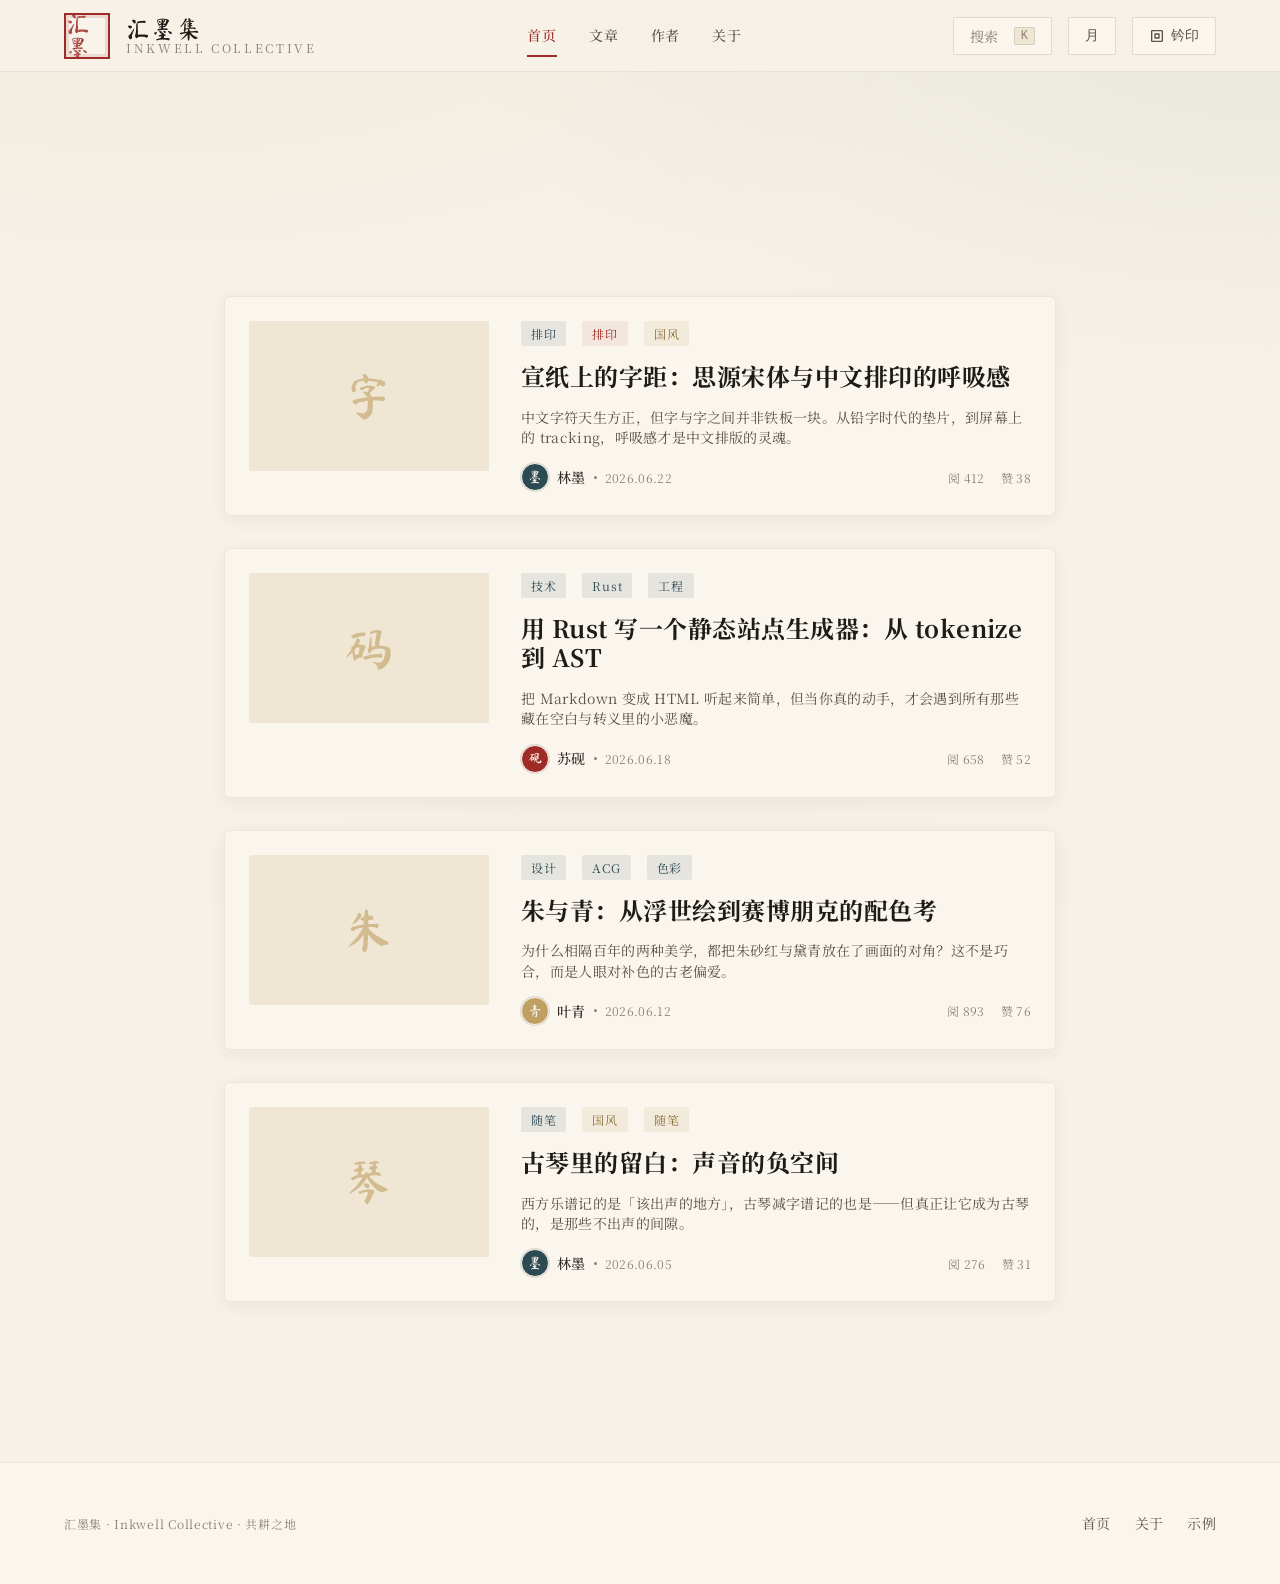
<file: index.html>
<!DOCTYPE html>
<html lang="zh-CN">
<head>
  <meta charset="UTF-8">
  <meta name="viewport" content="width=device-width, initial-scale=1">
  <title>汇墨集 · 多人共耕博客</title>
  <meta name="description" content="一隅墨客的共耕之地。古意与新声，皆落于此。">
  <link rel="icon" href="data:image/svg+xml,%3Csvg xmlns='http://www.w3.org/2000/svg' viewBox='0 0 64 64'%3E%3Crect width='64' height='64' fill='%239e2b25'/%3E%3Crect x='4' y='4' width='56' height='56' fill='none' stroke='%23f7f2e9' stroke-width='3'/%3E%3Ctext x='32' y='45' font-family='serif' font-size='40' fill='%23f7f2e9' text-anchor='middle'%3E%E5%A2%A8%3C/text%3E%3C/svg%3E">
  <link rel="stylesheet" href="assets/css/style.css">
</head>
<body data-page="home">
  <noscript><style>.reveal{opacity:1 !important;transform:none !important}</style></noscript>
  <header class="nav" id="nav"></header>
  <section class="hero" id="hero"></section>
  <main class="container">
    <section class="section" id="feed-wrap">
      <div id="filters"></div>
      <div id="feed"></div>
    </section>
  </main>
  <footer class="footer">
    <div class="footer__inner">
      <span class="footer__copy">汇墨集 · Inkwell Collective · 共耕之地</span>
      <div class="footer__links">
        <a class="footer__link" href="index.html">首页</a>
        <a class="footer__link" href="about.html">关于</a>
        <a class="footer__link" href="article.html?id=type-spacing">示例</a>
      </div>
    </div>
  </footer>
  <script src="assets/js/data.js"></script>
  <script src="assets/js/app.js"></script>
  <script src="assets/js/auth.js"></script>
</body>
</html>
</file>
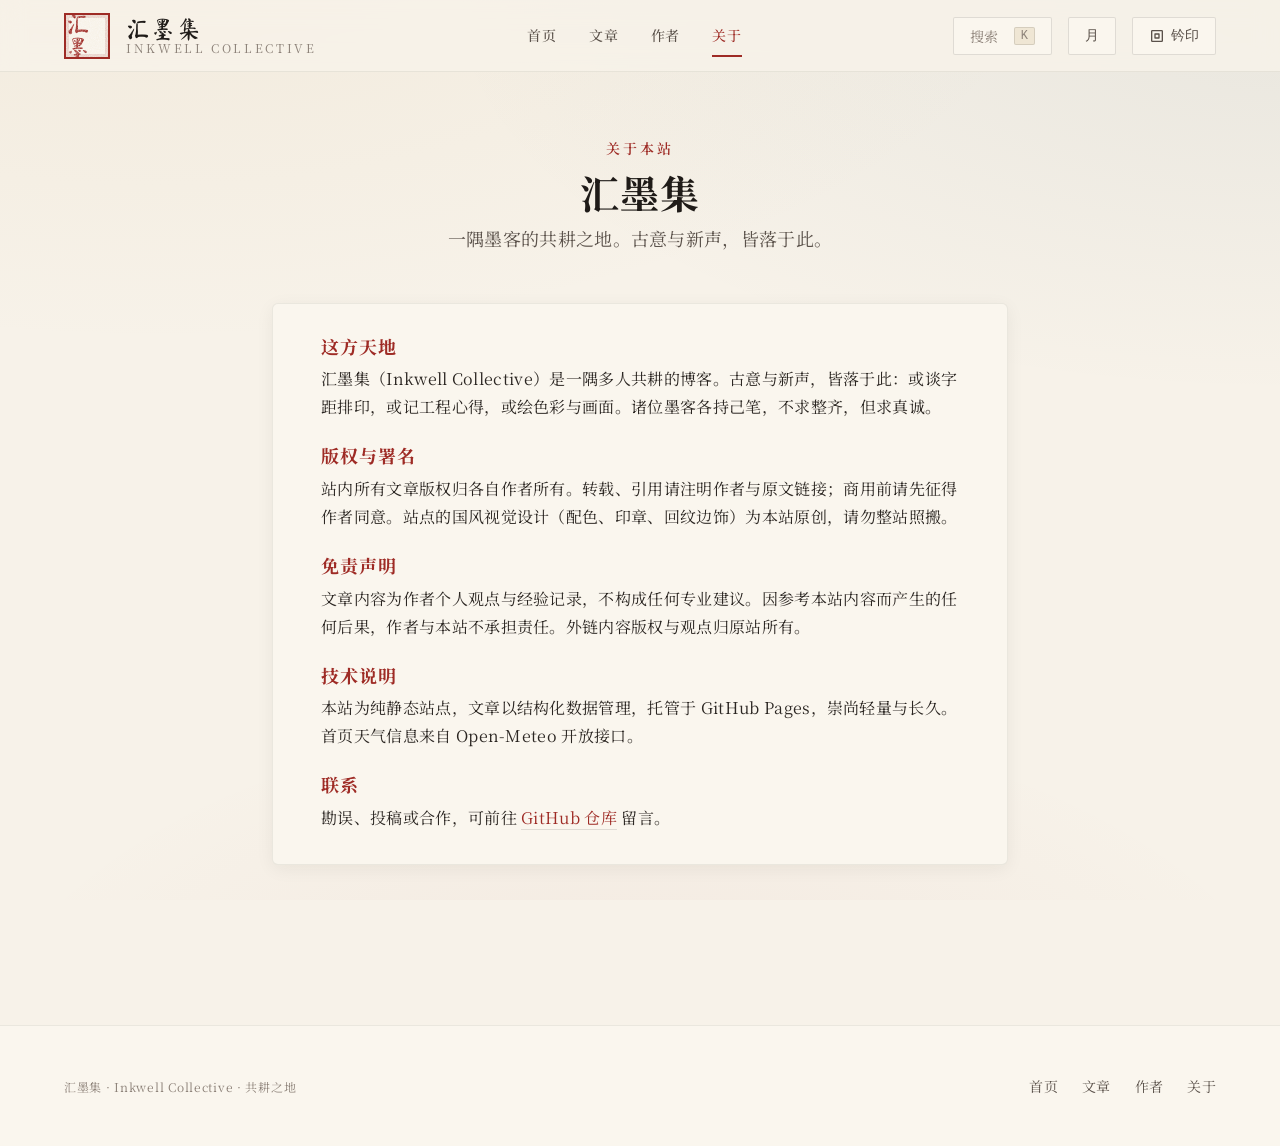
<file: about.html>
<!DOCTYPE html>
<html lang="zh-CN">
<head>
  <meta charset="UTF-8">
  <meta name="viewport" content="width=device-width, initial-scale=1">
  <title>关于 · 汇墨集</title>
  <link rel="icon" href="data:image/svg+xml,%3Csvg xmlns='http://www.w3.org/2000/svg' viewBox='0 0 64 64'%3E%3Crect width='64' height='64' fill='%239e2b25'/%3E%3Crect x='4' y='4' width='56' height='56' fill='none' stroke='%23f7f2e9' stroke-width='3'/%3E%3Ctext x='32' y='45' font-family='serif' font-size='40' fill='%23f7f2e9' text-anchor='middle'%3E%E5%A2%A8%3C/text%3E%3C/svg%3E">
  <link rel="stylesheet" href="assets/css/style.css">
</head>
<body data-page="about">
  <header class="nav" id="nav"></header>
  <main class="container">
    <section class="section" id="about" style="padding-top: calc(var(--nav-h) + var(--sp-6));"></section>
  </main>
  <footer class="footer">
    <div class="footer__inner">
      <span class="footer__copy">汇墨集 · Inkwell Collective · 共耕之地</span>
      <div class="footer__links">
        <a class="footer__link" href="index.html">首页</a>
        <a class="footer__link" href="archive.html">文章</a>
        <a class="footer__link" href="author.html">作者</a>
        <a class="footer__link" href="about.html">关于</a>
      </div>
    </div>
  </footer>
  <script src="assets/js/data.js"></script>
  <script src="assets/js/app.js"></script>
  <script src="assets/js/auth.js"></script>
</body>
</html>
</file>
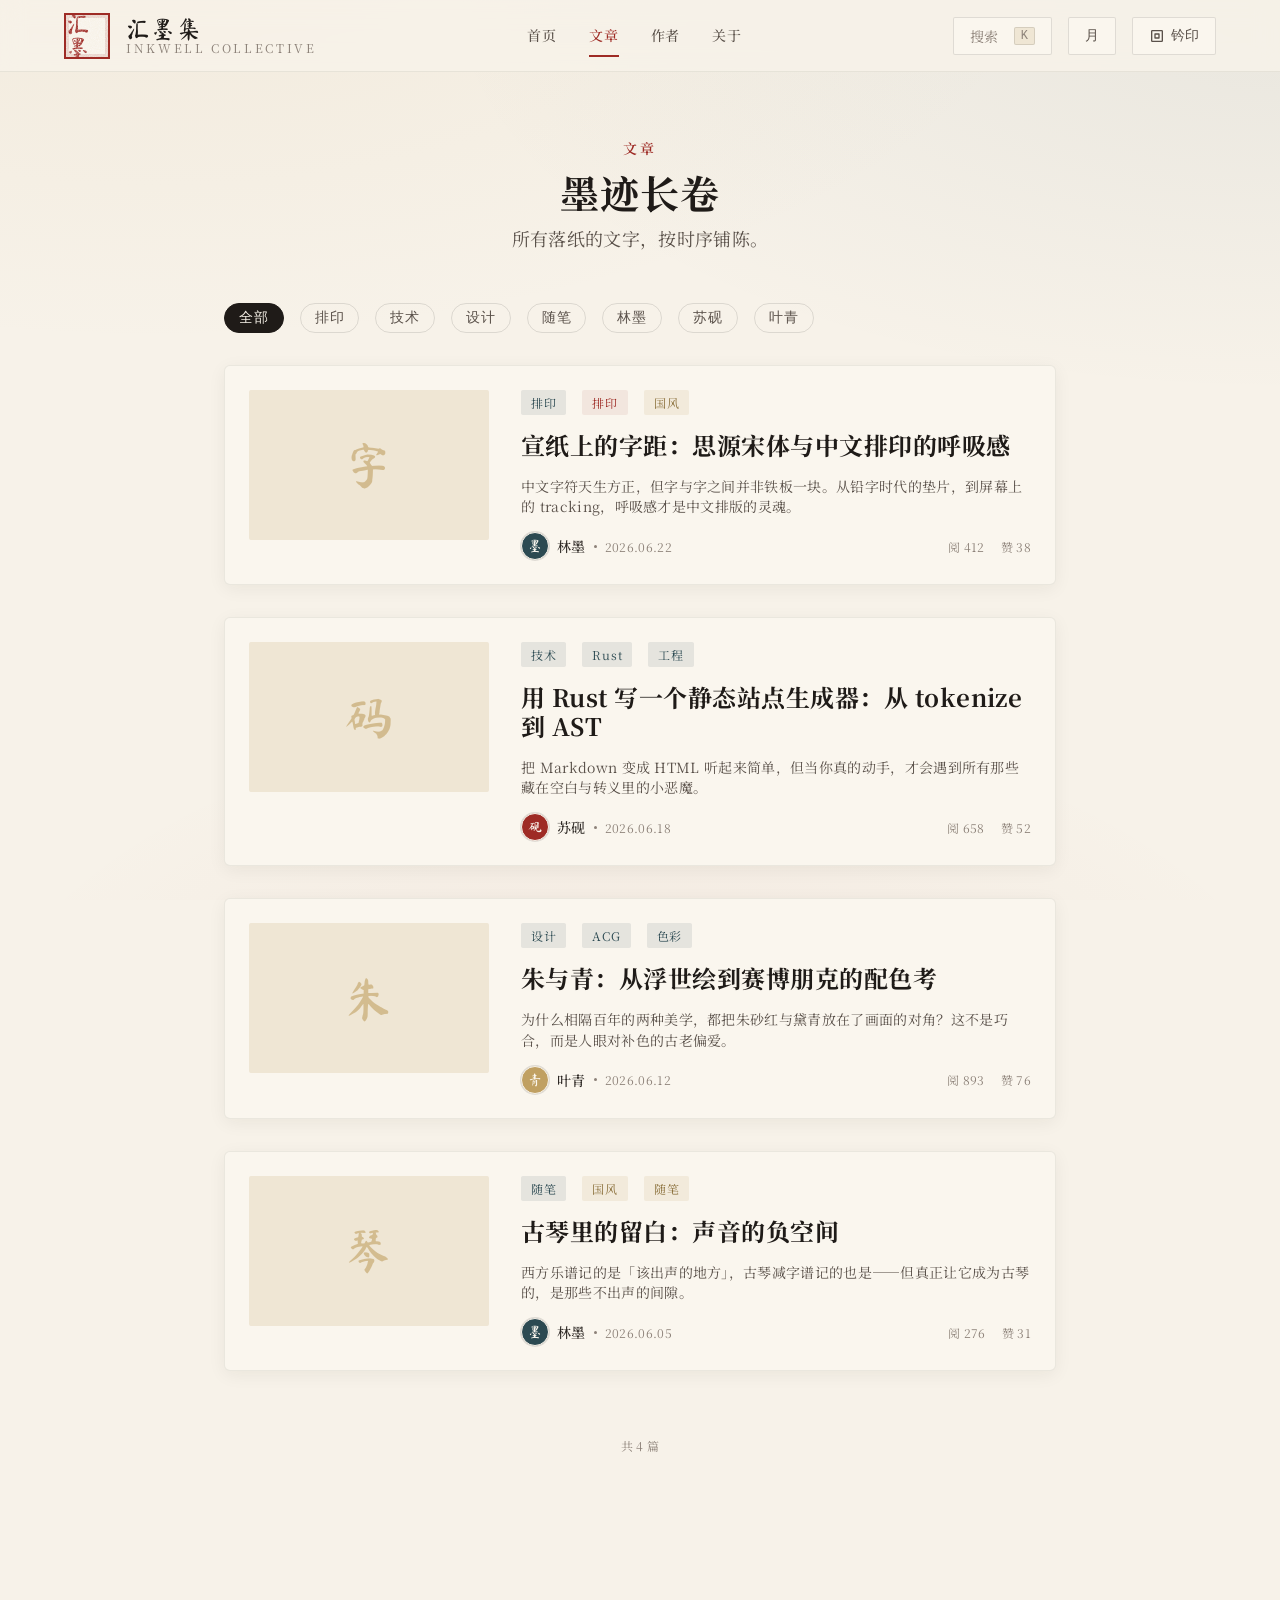
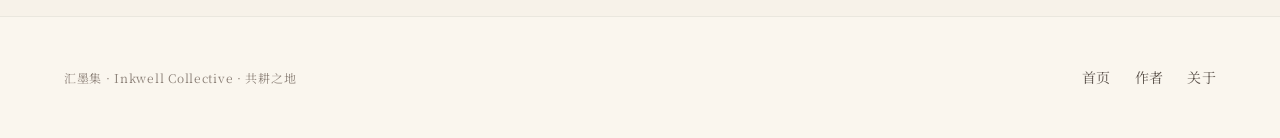
<file: archive.html>
<!DOCTYPE html>
<html lang="zh-CN">
<head>
  <meta charset="UTF-8">
  <meta name="viewport" content="width=device-width, initial-scale=1">
  <title>文章 · 汇墨集</title>
  <meta name="description" content="汇墨集全部文章，按时序铺陈。">
  <link rel="icon" href="data:image/svg+xml,%3Csvg xmlns='http://www.w3.org/2000/svg' viewBox='0 0 64 64'%3E%3Crect width='64' height='64' fill='%239e2b25'/%3E%3Crect x='4' y='4' width='56' height='56' fill='none' stroke='%23f7f2e9' stroke-width='3'/%3E%3Ctext x='32' y='45' font-family='serif' font-size='40' fill='%23f7f2e9' text-anchor='middle'%3E%E5%A2%A8%3C/text%3E%3C/svg%3E">
  <link rel="stylesheet" href="assets/css/style.css">
</head>
<body data-page="archive">
  <noscript><style>.reveal{opacity:1 !important;transform:none !important}</style></noscript>
  <header class="nav" id="nav"></header>
  <main class="container">
    <section class="section" id="archive" style="padding-top: calc(var(--nav-h) + var(--sp-6));">
      <div class="sec-head">
        <p class="sec-head__eyebrow">文章</p>
        <h2 class="sec-head__title">墨迹长卷</h2>
        <p class="sec-head__sub">所有落纸的文字，按时序铺陈。</p>
      </div>
      <div id="filters"></div>
      <div id="feed-archive"></div>
      <nav class="pager" id="pager" aria-label="文章分页"></nav>
    </section>
  </main>
  <footer class="footer">
    <div class="footer__inner">
      <span class="footer__copy">汇墨集 · Inkwell Collective · 共耕之地</span>
      <div class="footer__links">
        <a class="footer__link" href="index.html">首页</a>
        <a class="footer__link" href="author.html">作者</a>
        <a class="footer__link" href="about.html">关于</a>
      </div>
    </div>
  </footer>
  <script src="assets/js/data.js"></script>
  <script src="assets/js/app.js"></script>
  <script src="assets/js/auth.js"></script>
</body>
</html>
</file>
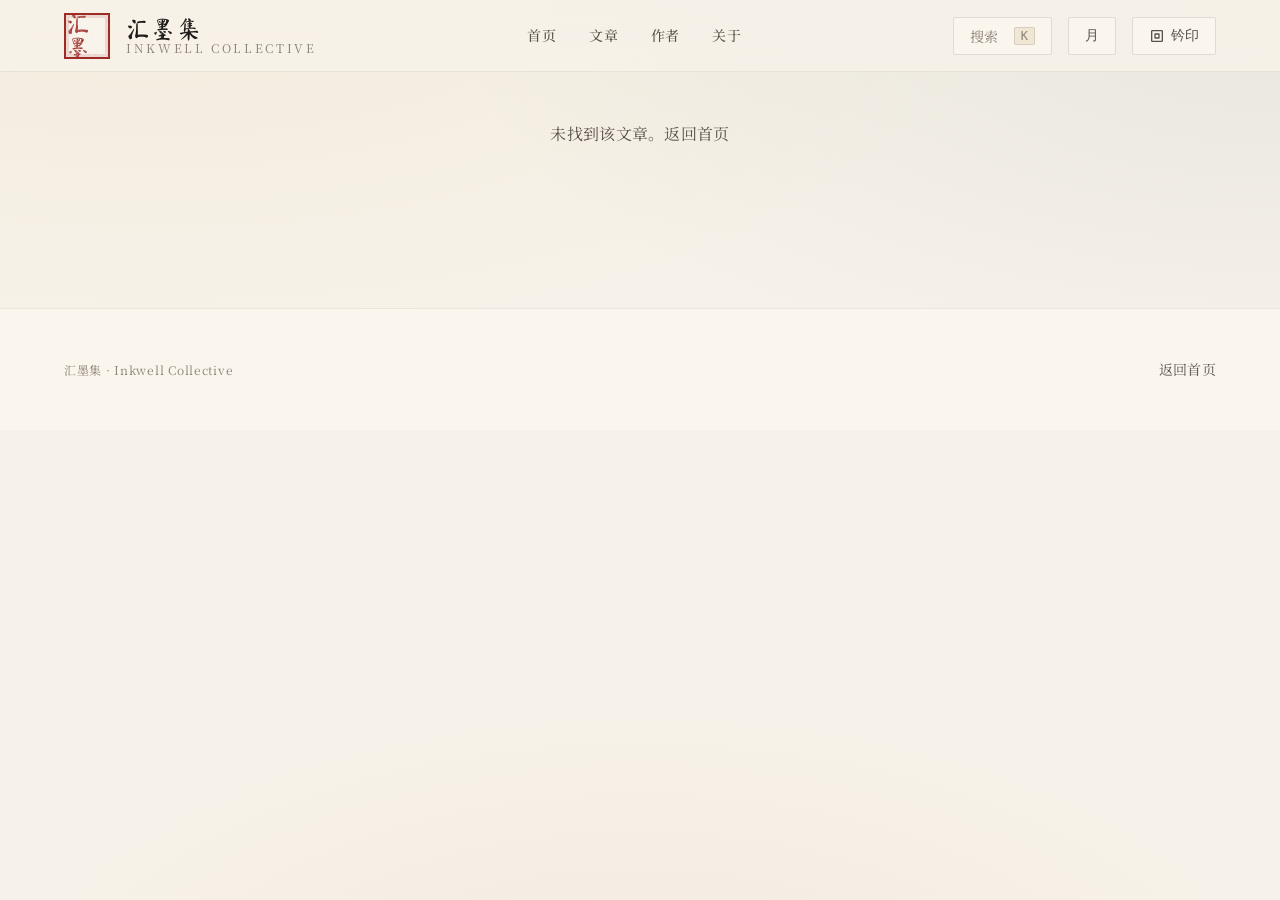
<file: article.html>
<!DOCTYPE html>
<html lang="zh-CN">
<head>
  <meta charset="UTF-8">
  <meta name="viewport" content="width=device-width, initial-scale=1">
  <title>文章 · 汇墨集</title>
  <link rel="icon" href="data:image/svg+xml,%3Csvg xmlns='http://www.w3.org/2000/svg' viewBox='0 0 64 64'%3E%3Crect width='64' height='64' fill='%239e2b25'/%3E%3Crect x='4' y='4' width='56' height='56' fill='none' stroke='%23f7f2e9' stroke-width='3'/%3E%3Ctext x='32' y='45' font-family='serif' font-size='40' fill='%23f7f2e9' text-anchor='middle'%3E%E5%A2%A8%3C/text%3E%3C/svg%3E">
  <link rel="stylesheet" href="assets/css/style.css">
</head>
<body data-page="article">
  <header class="nav" id="nav"></header>
  <main class="container">
    <article class="article" id="article"></article>
  </main>
  <footer class="footer">
    <div class="footer__inner">
      <span class="footer__copy">汇墨集 · Inkwell Collective</span>
      <div class="footer__links">
        <a class="footer__link" href="index.html">返回首页</a>
      </div>
    </div>
  </footer>
  <script src="assets/js/data.js"></script>
  <script src="assets/js/app.js"></script>
  <script src="assets/js/auth.js"></script>
</body>
</html>
</file>
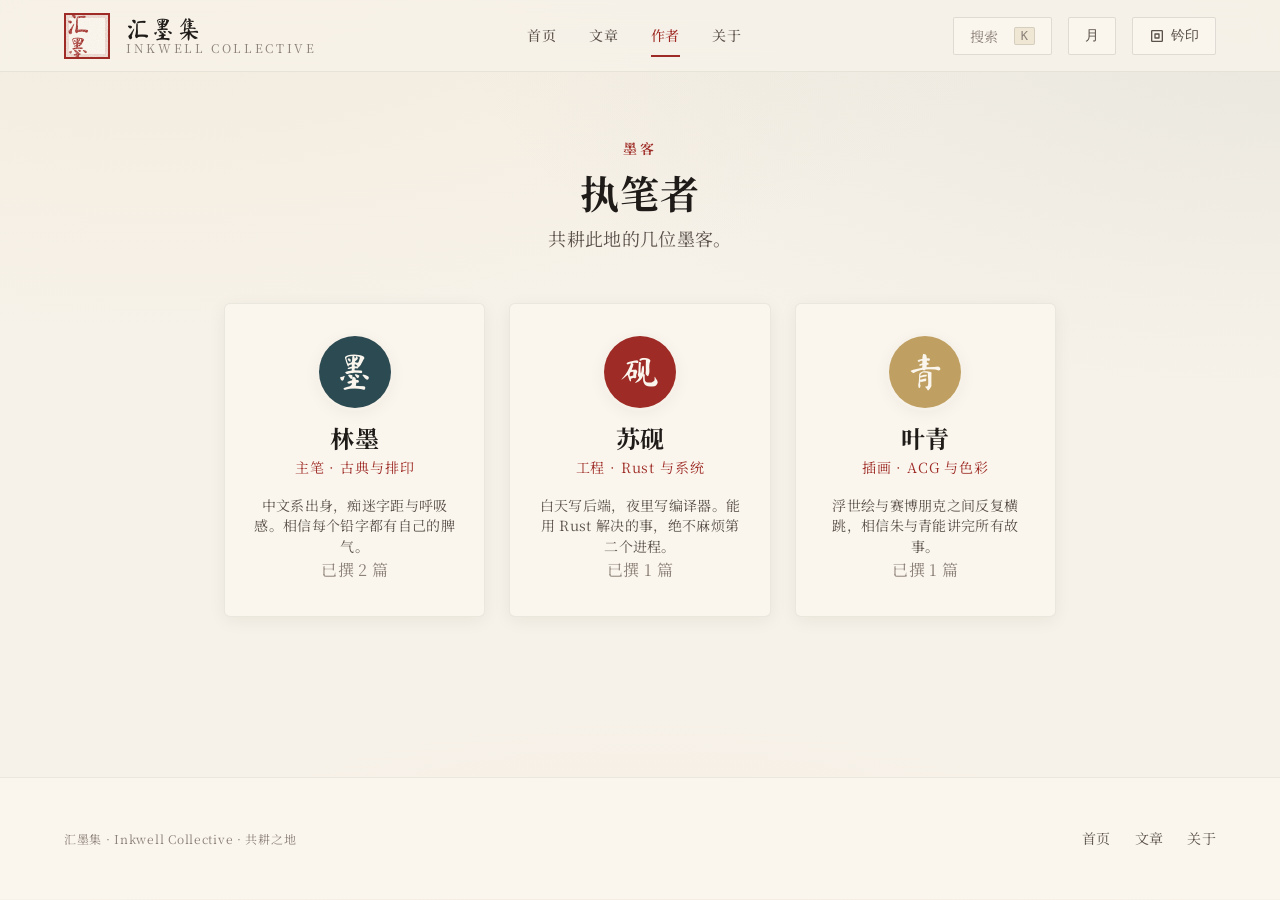
<file: author.html>
<!DOCTYPE html>
<html lang="zh-CN">
<head>
  <meta charset="UTF-8">
  <meta name="viewport" content="width=device-width, initial-scale=1">
  <title>墨客 · 汇墨集</title>
  <meta name="description" content="共耕汇墨集的几位墨客。">
  <link rel="icon" href="data:image/svg+xml,%3Csvg xmlns='http://www.w3.org/2000/svg' viewBox='0 0 64 64'%3E%3Crect width='64' height='64' fill='%239e2b25'/%3E%3Crect x='4' y='4' width='56' height='56' fill='none' stroke='%23f7f2e9' stroke-width='3'/%3E%3Ctext x='32' y='45' font-family='serif' font-size='40' fill='%23f7f2e9' text-anchor='middle'%3E%E5%A2%A8%3C/text%3E%3C/svg%3E">
  <link rel="stylesheet" href="assets/css/style.css">
</head>
<body data-page="authors">
  <noscript><style>.reveal{opacity:1 !important;transform:none !important}</style></noscript>
  <header class="nav" id="nav"></header>
  <main class="container">
    <section class="section" id="authors" style="padding-top: calc(var(--nav-h) + var(--sp-6));">
      <div class="sec-head">
        <p class="sec-head__eyebrow">墨客</p>
        <h2 class="sec-head__title">执笔者</h2>
        <p class="sec-head__sub">共耕此地的几位墨客。</p>
      </div>
      <div id="authors-list"></div>
    </section>
  </main>
  <footer class="footer">
    <div class="footer__inner">
      <span class="footer__copy">汇墨集 · Inkwell Collective · 共耕之地</span>
      <div class="footer__links">
        <a class="footer__link" href="index.html">首页</a>
        <a class="footer__link" href="archive.html">文章</a>
        <a class="footer__link" href="about.html">关于</a>
      </div>
    </div>
  </footer>
  <script src="assets/js/data.js"></script>
  <script src="assets/js/app.js"></script>
  <script src="assets/js/auth.js"></script>
</body>
</html>
</file>
<file: assets/css/style.css>
@import url('https://fonts.googleapis.com/css2?family=Noto+Serif+SC:wght@300;400;500;600;700;900&family=Ma+Shan+Zheng&display=swap');

:root {
  --font-serif: "Noto Serif SC", "Songti SC", "STSong", "SimSun", serif;
  --font-script: "Ma Shan Zheng", "Noto Serif SC", serif;

  --fs-xs: 0.75rem;
  --fs-sm: 0.875rem;
  --fs-base: 1rem;
  --fs-md: 1.125rem;
  --fs-lg: 1.5rem;
  --fs-xl: 1.953rem;
  --fs-2xl: 2.441rem;
  --fs-3xl: 3.052rem;
  --fs-hero: clamp(2.6rem, 7vw, 5rem);

  --fw-light: 300;
  --fw-regular: 400;
  --fw-medium: 500;
  --fw-semibold: 600;
  --fw-bold: 700;
  --fw-black: 900;

  --lh-tight: 1.2;
  --lh-snug: 1.45;
  --lh-normal: 1.75;
  --lh-loose: 2;
  --ls-tight: 0.02em;
  --ls-normal: 0.06em;
  --ls-wide: 0.22em;
  --ls-xwide: 0.5em;

  --paper: #f7f2e9;
  --paper-2: #faf6ee;
  --paper-3: #efe6d4;
  --ink: #1f1b18;
  --ink-2: #2b2622;
  --ink-soft: #5a514a;
  --ink-faint: #8c8178;
  --cinnabar: #9e2b25;
  --cinnabar-d: #7d1f1b;
  --cinnabar-l: #c0453c;
  --daiqing: #2c4a52;
  --daiqing-l: #3d646e;
  --gold: #c0a062;
  --gold-l: #d4b87e;
  --line: rgba(31,27,24,0.12);
  --line-soft: rgba(31,27,24,0.07);

  --sp-1: 0.5rem;
  --sp-2: 1rem;
  --sp-3: 1.5rem;
  --sp-4: 2rem;
  --sp-5: 3rem;
  --sp-6: 4rem;
  --sp-7: 6rem;

  --radius: 2px;
  --radius-lg: 6px;
  --shadow-sm: 0 4px 18px rgba(31,27,24,0.06);
  --shadow-md: 0 12px 40px rgba(31,27,24,0.10);
  --shadow-lg: 0 24px 70px rgba(31,27,24,0.14);
  --maxw: 880px;
  --maxw-wide: 1200px;
  --nav-h: 72px;
  --ease: cubic-bezier(0.22, 0.61, 0.36, 1);
}

*, *::before, *::after { box-sizing: border-box; }
html { scroll-behavior: smooth; }
body {
  margin: 0;
  font-family: var(--font-serif);
  font-weight: var(--fw-regular);
  color: var(--ink);
  line-height: var(--lh-normal);
  letter-spacing: var(--ls-tight);
  background-color: var(--paper);
  background-image:
    radial-gradient(120% 80% at 12% -10%, rgba(192,160,98,0.10), transparent 60%),
    radial-gradient(120% 80% at 100% 0%, rgba(44,74,82,0.07), transparent 55%),
    radial-gradient(90% 70% at 50% 120%, rgba(158,43,37,0.05), transparent 60%);
  background-attachment: fixed;
  -webkit-font-smoothing: antialiased;
}
img { max-width: 100%; display: block; }
a { color: inherit; text-decoration: none; }
h1, h2, h3, h4 { font-weight: var(--fw-bold); line-height: var(--lh-tight); letter-spacing: var(--ls-tight); margin: 0; }
p { margin: 0; }

.container { width: 100%; max-width: var(--maxw); margin-inline: auto; padding-inline: var(--sp-3); }
.container--wide { max-width: var(--maxw-wide); }
.section { padding-block: var(--sp-6); }
.eyebrow { font-size: var(--fs-sm); letter-spacing: var(--ls-wide); text-transform: uppercase; color: var(--cinnabar); font-weight: var(--fw-semibold); }
.subtle { color: var(--ink-soft); }
.faint { color: var(--ink-faint); }
script[type="application/json"] { display: none; }

/* ============ 印章 logo 体系（篆刻方印 + 钤印斑驳质感） ============ */
.seal-logo { display: inline-flex; align-items: center; gap: var(--sp-2); }
.seal-logo__box {
  display: inline-flex; align-items: center; justify-content: center;
  width: 46px; height: 46px; flex: none;
  border: 2px solid var(--cinnabar); color: var(--cinnabar);
  font-family: var(--font-script); font-size: var(--fs-lg); line-height: 1;
  box-shadow: inset 0 0 0 3px rgba(158,43,37,0.16);
  border-radius: 0; position: relative; overflow: hidden;
}
.seal-logo__box::after {
  content: ""; position: absolute; inset: 0; mix-blend-mode: screen; opacity: 0.5; pointer-events: none;
  background-size: 80px 80px;
  background-image: url("data:image/svg+xml,%3Csvg xmlns='http://www.w3.org/2000/svg' width='80' height='80'%3E%3Cfilter id='n'%3E%3CfeTurbulence type='fractalNoise' baseFrequency='0.9' numOctaves='2' stitchTiles='stitch'/%3E%3CfeColorMatrix type='matrix' values='0 0 0 0 1  0 0 0 0 1  0 0 0 0 1  0 0 0 -1.4 1'/%3E%3C/filter%3E%3Crect width='80' height='80' filter='url(%23n)'/%3E%3C/svg%3E");
}
.seal-logo__text { display: flex; flex-direction: column; line-height: 1.05; }
.seal-logo__cn { font-family: var(--font-script); font-size: var(--fs-lg); color: var(--ink); letter-spacing: var(--ls-normal); }
.seal-logo__en { font-size: var(--fs-xs); letter-spacing: var(--ls-wide); color: var(--ink-faint); text-transform: uppercase; }

/* ============ 滚动渐入 reveal ============ */
.reveal { opacity: 0; transform: translateY(34px); transition: opacity 0.9s var(--ease), transform 0.9s var(--ease); }
.reveal.is-visible { opacity: 1; transform: none; }
.reveal[data-delay="1"] { transition-delay: 0.08s; }
.reveal[data-delay="2"] { transition-delay: 0.16s; }
.reveal[data-delay="3"] { transition-delay: 0.24s; }
.reveal[data-delay="4"] { transition-delay: 0.32s; }
@media (prefers-reduced-motion: reduce) {
  .reveal { opacity: 1 !important; transform: none !important; transition: none !important; }
}

/* ============ 按钮 ============ */
.btn {
  display: inline-flex; align-items: center; gap: var(--sp-1);
  padding: 0.7rem 1.6rem;
  font-family: var(--font-serif); font-size: var(--fs-sm);
  font-weight: var(--fw-semibold); letter-spacing: var(--ls-normal);
  border: 1.5px solid var(--ink); border-radius: var(--radius);
  background: transparent; color: var(--ink);
  cursor: pointer; transition: background 0.3s var(--ease), color 0.3s var(--ease), border-color 0.3s var(--ease);
}
.btn:hover { background: var(--ink); color: var(--paper); }
.btn--primary { background: var(--cinnabar); border-color: var(--cinnabar); color: var(--paper-2); }
.btn--primary:hover { background: var(--cinnabar-d); border-color: var(--cinnabar-d); }
.btn--ghost { border-color: var(--line); color: var(--ink-soft); }
.btn--ghost:hover { background: var(--paper-3); color: var(--ink); border-color: var(--line); }

/* ============ 固定导航栏 ============ */
.nav {
  position: fixed; top: 0; left: 0; right: 0; z-index: 100;
  height: var(--nav-h);
  background: rgba(247,242,233,0.85);
  backdrop-filter: blur(12px); -webkit-backdrop-filter: blur(12px);
  border-bottom: 1px solid var(--line-soft);
  transition: box-shadow 0.3s var(--ease);
}
.nav.is-scrolled { box-shadow: var(--shadow-sm); }
.nav__inner {
  height: 100%; max-width: var(--maxw-wide); margin-inline: auto;
  padding-inline: var(--sp-3);
  display: flex; align-items: center; justify-content: space-between; gap: var(--sp-3);
}
.nav__menu { display: flex; align-items: center; gap: var(--sp-4); }
.nav__link {
  font-size: var(--fs-sm); font-weight: var(--fw-medium); letter-spacing: var(--ls-normal);
  color: var(--ink-soft); cursor: pointer; position: relative; padding-block: 0.3rem;
  transition: color 0.25s var(--ease);
}
.nav__link:hover, .nav__link.is-active { color: var(--cinnabar); }
.nav__link.is-active::after {
  content: ""; position: absolute; left: 0; right: 0; bottom: -4px; height: 2px; background: var(--cinnabar);
}
.nav__actions { display: flex; align-items: center; gap: var(--sp-2); }
.nav__btn {
  display: inline-flex; align-items: center; justify-content: center; gap: var(--sp-1);
  height: 38px; min-width: 38px; padding: 0 var(--sp-2);
  border: 1px solid var(--line); border-radius: var(--radius);
  background: var(--paper-2); color: var(--ink-soft);
  font-size: var(--fs-sm); cursor: pointer;
  transition: border-color 0.25s var(--ease), color 0.25s var(--ease);
}
.nav__btn:hover { border-color: var(--ink-soft); color: var(--ink); }
.nav__btn--search { font-family: var(--font-serif); color: var(--ink-faint); }
.nav__btn--search kbd {
  font-size: var(--fs-xs); padding: 1px 6px; margin-left: var(--sp-1);
  border: 1px solid var(--line); border-radius: var(--radius); background: var(--paper-3);
}
.nav__toggle { display: none; }

/* ============ 回纹分隔条 ============ */
.fret-strip {
  height: 14px; width: 100%;
  background-repeat: repeat-x; background-position: center;
  opacity: 0.5;
  background-image: url("data:image/svg+xml,%3Csvg xmlns='http://www.w3.org/2000/svg' width='44' height='16'%3E%3Cg fill='none' stroke='%23c0a062' stroke-width='1.5'%3E%3Cpath d='M0 8h6V4h6v8h-4V6'/%3E%3Cpath d='M22 8h6V4h6v8h-4V6'/%3E%3C/g%3E%3C/svg%3E");
}

/* ============ hero 首屏 ============ */
.hero {
  padding-top: calc(var(--nav-h) + var(--sp-7));
  padding-bottom: var(--sp-6);
  text-align: center;
}
.hero__eyebrow {
  font-size: var(--fs-sm); letter-spacing: var(--ls-wide); text-transform: uppercase;
  color: var(--cinnabar); font-weight: var(--fw-semibold);
}
.hero__title {
  font-family: var(--font-script);
  font-size: var(--fs-hero); font-weight: var(--fw-regular);
  color: var(--ink); margin-block: var(--sp-2);
  letter-spacing: var(--ls-normal); line-height: var(--lh-tight);
}
.hero__title .dot { color: var(--cinnabar); }
.hero__lead {
  max-width: 36rem; margin-inline: auto;
  font-size: var(--fs-md); color: var(--ink-soft); line-height: var(--lh-normal);
}
.hero__actions { display: flex; gap: var(--sp-2); justify-content: center; margin-top: var(--sp-4); flex-wrap: wrap; }

/* ============ 章节标题 ============ */
.sec-head { text-align: center; margin-bottom: var(--sp-5); }
.sec-head__eyebrow {
  font-size: var(--fs-sm); letter-spacing: var(--ls-wide); text-transform: uppercase;
  color: var(--cinnabar); font-weight: var(--fw-semibold);
}
.sec-head__title { font-size: var(--fs-2xl); margin-block: var(--sp-1); }
.sec-head__sub { color: var(--ink-soft); font-size: var(--fs-md); max-width: 40rem; margin-inline: auto; }

/* ============ 文章卡片 ============ */
.feed { display: flex; flex-direction: column; gap: var(--sp-4); }
.article-card {
  display: grid; grid-template-columns: 240px 1fr; gap: var(--sp-4);
  padding: var(--sp-3);
  background: var(--paper-2);
  border: 1px solid var(--line-soft);
  border-radius: var(--radius-lg);
  box-shadow: var(--shadow-sm);
  transition: box-shadow 0.3s var(--ease), transform 0.3s var(--ease), border-color 0.3s var(--ease);
  cursor: pointer;
}
.article-card:hover { box-shadow: var(--shadow-md); transform: translateY(-3px); border-color: var(--line); }
.article-card__cover {
  aspect-ratio: 16 / 10; border-radius: var(--radius);
  background: var(--paper-3); overflow: hidden;
}
.article-card__cover img { width: 100%; height: 100%; object-fit: cover; transition: transform 0.5s var(--ease); }
.article-card:hover .article-card__cover img { transform: scale(1.04); }
.article-card__cover-ph { width: 100%; height: 100%; display: flex; align-items: center; justify-content: center; font-family: var(--font-script); font-size: var(--fs-3xl); color: var(--gold); opacity: 0.6; }
.article-card__body { display: flex; flex-direction: column; gap: var(--sp-2); min-width: 0; }
.article-card__title { font-size: var(--fs-lg); font-weight: var(--fw-bold); transition: color 0.25s var(--ease); }
.article-card:hover .article-card__title { color: var(--cinnabar); }
.article-card__excerpt {
  font-size: var(--fs-sm); color: var(--ink-soft); line-height: var(--lh-snug);
  display: -webkit-box; -webkit-line-clamp: 3; -webkit-box-orient: vertical; overflow: hidden;
}
.article-card__foot { display: flex; align-items: center; justify-content: space-between; gap: var(--sp-2); margin-top: auto; flex-wrap: wrap; }
.article-card__tags { display: flex; gap: var(--sp-1); flex-wrap: wrap; }

/* ============ 作者徽章 ============ */
.author-badge { display: inline-flex; align-items: center; gap: var(--sp-1); }
.author-badge__avatar {
  width: 28px; height: 28px; border-radius: 50%; flex: none;
  background: var(--daiqing); color: var(--paper-2);
  display: inline-flex; align-items: center; justify-content: center;
  font-family: var(--font-script); font-size: var(--fs-sm);
  border: 1.5px solid var(--paper); box-shadow: 0 0 0 1px var(--line);
}
.author-badge__name { font-size: var(--fs-sm); font-weight: var(--fw-medium); color: var(--ink-2); }
.author-badge__date { font-size: var(--fs-xs); color: var(--ink-faint); }
.dot-sep { width: 3px; height: 3px; border-radius: 50%; background: var(--ink-faint); display: inline-block; }

/* ============ 标签 ============ */
.tag { display: inline-flex; align-items: center; padding: 2px 10px; font-size: var(--fs-xs); letter-spacing: var(--ls-normal); border-radius: var(--radius); background: rgba(158,43,37,0.08); color: var(--cinnabar); cursor: pointer; transition: background 0.25s var(--ease); }
.tag:hover { background: rgba(158,43,37,0.16); }
.tag--teal { background: rgba(44,74,82,0.10); color: var(--daiqing); }
.tag--teal:hover { background: rgba(44,74,82,0.18); }
.tag--gold { background: rgba(192,160,98,0.14); color: #8a6f3a; }

/* ============ 统计 ============ */
.stats { display: flex; align-items: center; gap: var(--sp-2); }
.stats__item { display: inline-flex; align-items: center; gap: 4px; font-size: var(--fs-xs); color: var(--ink-faint); }

/* ============ 筛选器 ============ */
.filters { display: flex; align-items: center; gap: var(--sp-2); flex-wrap: wrap; margin-bottom: var(--sp-4); }
.chip {
  padding: 5px 14px; font-size: var(--fs-sm); letter-spacing: var(--ls-normal);
  border: 1px solid var(--line); border-radius: 999px;
  background: transparent; color: var(--ink-soft); cursor: pointer;
  transition: background 0.25s var(--ease), color 0.25s var(--ease), border-color 0.25s var(--ease);
}
.chip:hover { border-color: var(--ink-soft); color: var(--ink); }
.chip.is-active { background: var(--ink); border-color: var(--ink); color: var(--paper); }

/* ============ 页脚 ============ */
.footer { margin-top: var(--sp-7); padding-block: var(--sp-5); border-top: 1px solid var(--line-soft); background: var(--paper-2); }
.footer__inner { display: flex; align-items: center; justify-content: space-between; gap: var(--sp-3); flex-wrap: wrap; max-width: var(--maxw-wide); margin-inline: auto; padding-inline: var(--sp-3); }
.footer__copy { font-size: var(--fs-xs); color: var(--ink-faint); letter-spacing: var(--ls-normal); }
.footer__links { display: flex; gap: var(--sp-3); }
.footer__link { font-size: var(--fs-sm); color: var(--ink-soft); transition: color 0.25s var(--ease); }
.footer__link:hover { color: var(--cinnabar); }

/* ============ 文章详情 ============ */
.article { padding-top: calc(var(--nav-h) + var(--sp-5)); padding-bottom: var(--sp-6); }
.article__head { text-align: center; margin-bottom: var(--sp-4); }
.article__title { font-size: var(--fs-3xl); margin-block: var(--sp-2); }
.article__sub { color: var(--ink-soft); font-size: var(--fs-md); max-width: 38rem; margin-inline: auto; }
.article__meta { display: flex; align-items: center; justify-content: center; gap: var(--sp-2); margin-top: var(--sp-3); flex-wrap: wrap; }
.article__cover { aspect-ratio: 21 / 9; border-radius: var(--radius-lg); overflow: hidden; margin-block: var(--sp-4); background: var(--paper-3); }
.article__cover img { width: 100%; height: 100%; object-fit: cover; }
.article__prose { font-size: var(--fs-md); line-height: var(--lh-loose); color: var(--ink-2); max-width: 44rem; margin-inline: auto; }
.article__prose > p { margin-bottom: var(--sp-3); }
.article__prose h2 { font-size: var(--fs-xl); margin-block: var(--sp-5) var(--sp-2); }
.article__prose h3 { font-size: var(--fs-lg); margin-block: var(--sp-4) var(--sp-2); }
.article__prose ul, .article__prose ol { margin: 0 0 var(--sp-3) var(--sp-4); }
.article__prose li { margin-bottom: var(--sp-1); }
.article__prose blockquote { border-left: 3px solid var(--cinnabar); padding-left: var(--sp-3); color: var(--ink-soft); font-style: italic; margin: var(--sp-4) 0; }
.article__prose code { background: var(--paper-3); padding: 2px 6px; border-radius: var(--radius); font-size: 0.9em; }
.article__prose pre { background: var(--ink); color: var(--paper-2); padding: var(--sp-3); border-radius: var(--radius-lg); overflow-x: auto; margin-bottom: var(--sp-3); }
.article__prose pre code { background: none; padding: 0; color: inherit; }
.article__prose img { border-radius: var(--radius); margin-block: var(--sp-3); }
.article__prose > p:first-of-type::first-letter {
  font-family: var(--font-script); font-size: 3.4em; float: left; line-height: 0.82; padding-right: 0.08em; padding-top: 0.04em; color: var(--cinnabar);
}
.author-card { display: flex; align-items: center; gap: var(--sp-3); padding: var(--sp-3); margin-top: var(--sp-5); background: var(--paper-2); border: 1px solid var(--line-soft); border-radius: var(--radius-lg); }
.author-card__avatar { width: 56px; height: 56px; border-radius: 50%; flex: none; background: var(--daiqing); color: var(--paper-2); display: inline-flex; align-items: center; justify-content: center; font-family: var(--font-script); font-size: var(--fs-xl); }
.author-card__name { font-size: var(--fs-md); font-weight: var(--fw-semibold); }
.author-card__bio { font-size: var(--fs-sm); color: var(--ink-soft); margin-top: 2px; }

/* ============ 响应式 ============ */
@media (max-width: 1024px) {
  .article-card { grid-template-columns: 180px 1fr; gap: var(--sp-3); }
}
@media (max-width: 760px) {
  .article-card { grid-template-columns: 1fr; }
  .article-card__cover { aspect-ratio: 21 / 9; }
  .nav__menu { display: none; }
  .nav__btn--search kbd { display: none; }
  .nav__toggle { display: inline-flex; }
  .nav__menu.is-open {
    display: flex; flex-direction: column; align-items: flex-start; gap: var(--sp-2);
    position: fixed; top: var(--nav-h); left: 0; right: 0;
    padding: var(--sp-3); background: var(--paper-2);
    border-bottom: 1px solid var(--line); box-shadow: var(--shadow-md);
  }
  .hero__title { font-size: clamp(2.2rem, 12vw, 3.5rem); }
  .footer__inner { flex-direction: column; text-align: center; gap: var(--sp-2); }
  .hero { padding-top: calc(var(--nav-h) + var(--sp-5)); padding-bottom: var(--sp-4); }
  .section { padding-block: var(--sp-5); }
  .article__title { font-size: var(--fs-2xl); }
  .article__sub { font-size: var(--fs-base); }
  .author-grid { grid-template-columns: 1fr; }
  .article-card { padding: var(--sp-2); }
}

/* ============ 暗色主题 ============ */
[data-theme="dark"] {
  --paper: #1a1714; --paper-2: #221e1a; --paper-3: #2c2722;
  --ink: #f0e9dc; --ink-2: #e3dccb; --ink-soft: #b3a896; --ink-faint: #8a7f70;
  --line: rgba(240,233,220,0.14); --line-soft: rgba(240,233,220,0.08);
  --shadow-sm: 0 4px 18px rgba(0,0,0,0.30);
  --shadow-md: 0 12px 40px rgba(0,0,0,0.40);
}
[data-theme="dark"] body {
  background-image:
    radial-gradient(120% 80% at 12% -10%, rgba(192,160,98,0.10), transparent 60%),
    radial-gradient(120% 80% at 100% 0%, rgba(44,74,82,0.16), transparent 55%),
    radial-gradient(90% 70% at 50% 120%, rgba(158,43,37,0.10), transparent 60%);
}
[data-theme="dark"] .nav { background: rgba(26,23,20,0.85); }
[data-theme="dark"] .article__prose pre { background: #0f0d0b; }

/* ============ 工具类 ============ */
.center { text-align: center; }
.muted { color: var(--ink-soft); }
.stack > * + * { margin-top: var(--sp-2); }
.cluster { display: flex; align-items: center; gap: var(--sp-2); flex-wrap: wrap; }
.visually-hidden { position: absolute; width: 1px; height: 1px; overflow: hidden; clip: rect(0,0,0,0); white-space: nowrap; }

/* ============ 关于页：作者卡片网格 ============ */
.author-grid {
  display: grid; grid-template-columns: repeat(auto-fit, minmax(240px, 1fr));
  gap: var(--sp-3);
}
.author-profile {
  text-align: center; padding: var(--sp-4) var(--sp-3);
  background: var(--paper-2); border: 1px solid var(--line-soft);
  border-radius: var(--radius-lg); box-shadow: var(--shadow-sm);
  transition: box-shadow 0.3s var(--ease), transform 0.3s var(--ease);
}
.author-profile:hover { box-shadow: var(--shadow-md); transform: translateY(-3px); }
.author-profile__avatar {
  width: 72px; height: 72px; border-radius: 50%; margin-inline: auto; margin-bottom: var(--sp-2);
  display: inline-flex; align-items: center; justify-content: center;
  font-family: var(--font-script); font-size: var(--fs-2xl); color: var(--paper-2);
  box-shadow: 0 0 0 3px var(--paper), var(--shadow-sm);
}
.author-profile__name { font-size: var(--fs-lg); }
.author-profile__role { font-size: var(--fs-sm); color: var(--cinnabar); letter-spacing: var(--ls-normal); margin-top: 2px; }
.author-profile__bio { font-size: var(--fs-sm); color: var(--ink-soft); line-height: var(--lh-snug); margin-top: var(--sp-2); }

/* ============ 钤印认证：登录按钮 ============ */
.auth-btn { gap: 6px; }
.auth-btn__icon { flex: none; }
.auth-btn--in { padding: 0 10px 0 6px; }
.auth-btn__seal {
  width: 26px; height: 26px; flex: none; border-radius: 3px;
  display: inline-flex; align-items: center; justify-content: center;
  font-family: var(--font-script); font-size: var(--fs-sm); color: var(--paper-2);
  box-shadow: inset 0 0 0 2px rgba(255,255,255,0.18);
}
.auth-btn__name { font-size: var(--fs-sm); font-weight: var(--fw-medium); max-width: 7em; overflow: hidden; text-overflow: ellipsis; white-space: nowrap; }

/* ============ 认证弹窗 ============ */
.auth-modal { position: fixed; inset: 0; z-index: 200; display: none; align-items: center; justify-content: center; padding: var(--sp-3); }
.auth-modal.is-open { display: flex; }
.auth-modal__backdrop { position: absolute; inset: 0; background: rgba(31,27,24,0.45); backdrop-filter: blur(2px); animation: fadein 0.25s var(--ease); }
.auth-modal__card {
  position: relative; z-index: 1; width: 100%; max-width: 420px;
  background: var(--paper-2); border: 1px solid var(--line);
  border-radius: var(--radius-lg); box-shadow: var(--shadow-lg);
  padding: var(--sp-5) var(--sp-4) var(--sp-4);
  animation: popin 0.3s var(--ease);
  max-height: 90vh; overflow-y: auto;
}
.auth-modal__close {
  position: absolute; top: 10px; right: 12px; width: 32px; height: 32px;
  border: none; background: transparent; color: var(--ink-faint);
  font-size: var(--fs-xl); line-height: 1; cursor: pointer; border-radius: var(--radius);
  transition: color 0.2s var(--ease), background 0.2s var(--ease);
}
.auth-modal__close:hover { color: var(--ink); background: var(--paper-3); }
.auth-modal__head { text-align: center; margin-bottom: var(--sp-3); }
.auth-modal__seal {
  display: inline-flex; align-items: center; justify-content: center;
  width: 52px; height: 52px; border: 2px solid var(--cinnabar); color: var(--cinnabar);
  font-size: var(--fs-sm); margin-bottom: var(--sp-2);
  box-shadow: inset 0 0 0 3px rgba(158,43,37,0.16);
}
.auth-modal__head h2 { font-size: var(--fs-xl); }
.auth-modal__sub { font-size: var(--fs-sm); color: var(--ink-soft); margin-top: 4px; }
@keyframes fadein { from { opacity: 0; } to { opacity: 1; } }
@keyframes popin { from { opacity: 0; transform: translateY(16px) scale(0.98); } to { opacity: 1; transform: none; } }

/* ---- 角色 tab ---- */
.auth-tabs { display: grid; grid-template-columns: 1fr 1fr; gap: var(--sp-1); margin-bottom: var(--sp-3); background: var(--paper-3); padding: 4px; border-radius: var(--radius-lg); }
.auth-tab {
  display: flex; flex-direction: column; align-items: center; gap: 1px;
  padding: var(--sp-1); border: none; background: transparent; border-radius: var(--radius);
  cursor: pointer; transition: background 0.25s var(--ease), box-shadow 0.25s var(--ease);
}
.auth-tab.is-active { background: var(--paper-2); box-shadow: var(--shadow-sm); }
.auth-tab__cn { font-family: var(--font-script); font-size: var(--fs-lg); color: var(--ink); }
.auth-tab__desc { font-size: var(--fs-xs); color: var(--ink-faint); letter-spacing: var(--ls-normal); }
.auth-tab.is-active .auth-tab__desc { color: var(--cinnabar); }

/* ---- 表单 ---- */
.auth-panel { display: none; }
.auth-panel.is-active { display: block; animation: fadein 0.3s var(--ease); }
.auth-note { font-size: var(--fs-xs); color: var(--ink-faint); line-height: var(--lh-snug); margin-bottom: var(--sp-3); padding: var(--sp-1) var(--sp-2); background: var(--paper-3); border-radius: var(--radius); border-left: 2px solid var(--gold); }
.field { display: block; margin-bottom: var(--sp-1); }
.field--row { display: flex; align-items: flex-end; gap: var(--sp-1); margin-bottom: 0; }
.field__inline { flex: 1; display: block; }
.field__action { flex: none; height: 42px; margin-bottom: 0; padding: 0 var(--sp-2); white-space: nowrap; }
.field__label { display: block; font-size: var(--fs-xs); color: var(--ink-soft); letter-spacing: var(--ls-normal); margin-bottom: 4px; }
.field input {
  width: 100%; height: 42px; padding: 0 var(--sp-2);
  font-family: var(--font-serif); font-size: var(--fs-base); color: var(--ink);
  background: var(--paper); border: 1px solid var(--line); border-radius: var(--radius);
  transition: border-color 0.25s var(--ease), box-shadow 0.25s var(--ease);
}
.field input:focus { outline: none; border-color: var(--cinnabar); box-shadow: 0 0 0 3px rgba(158,43,37,0.12); }
.field-error { display: block; min-height: 1.1em; font-size: var(--fs-xs); color: var(--cinnabar); margin-bottom: var(--sp-1); }
.verify-hint { font-size: var(--fs-xs); color: var(--ink-soft); line-height: var(--lh-snug); margin: var(--sp-1) 0 var(--sp-2); }
.verify-hint .code-show { display: inline-block; font-family: var(--font-script); font-size: var(--fs-lg); color: var(--cinnabar); letter-spacing: var(--ls-wide); padding: 0 6px; background: rgba(158,43,37,0.08); border-radius: var(--radius); }
.auth-submit { width: 100%; justify-content: center; margin-top: var(--sp-2); height: 46px; }
/* 暗色下输入框 */
[data-theme="dark"] .field input { background: var(--paper-3); }
[data-theme="dark"] .auth-tabs { background: var(--paper-3); }
[data-theme="dark"] .auth-tab.is-active { background: var(--paper-2); }

/* ---- toast ---- */
.auth-toast {
  position: fixed; bottom: var(--sp-4); left: 50%; transform: translateX(-50%) translateY(20px);
  z-index: 300; max-width: 90vw;
  padding: var(--sp-1) var(--sp-3);
  background: var(--ink); color: var(--paper-2);
  font-size: var(--fs-sm); letter-spacing: var(--ls-normal);
  border-radius: var(--radius-lg); box-shadow: var(--shadow-lg);
  opacity: 0; transition: opacity 0.3s var(--ease), transform 0.3s var(--ease);
  pointer-events: none;
}
.auth-toast.is-show { opacity: 1; transform: translateX(-50%) translateY(0); }

/* ---- 用户面板 ---- */
.auth-modal__card--panel { max-width: 340px; padding: var(--sp-4); }
.user-panel { text-align: center; }
.user-panel__seal {
  display: inline-flex; align-items: center; justify-content: center;
  width: 64px; height: 64px; border-radius: 6px; margin-bottom: var(--sp-2);
  font-family: var(--font-script); font-size: var(--fs-2xl); color: var(--paper-2);
  box-shadow: inset 0 0 0 3px rgba(255,255,255,0.2), var(--shadow-sm);
}
.user-panel__name { font-size: var(--fs-xl); }
.user-panel__role { font-size: var(--fs-sm); color: var(--cinnabar); letter-spacing: var(--ls-normal); margin-top: 4px; }
.user-panel__since { font-size: var(--fs-xs); color: var(--ink-faint); margin-top: var(--sp-1); }
.user-panel__logout { width: 100%; justify-content: center; margin-top: var(--sp-3); }

/* 移动端认证按钮文字隐藏 */
@media (max-width: 760px) {
  .auth-btn__name { display: none; }
  .auth-btn:not(.auth-btn--in) span:not(.auth-btn__icon) { display: none; }
}

/* ============ 首页两列布局 ============ */
.home-layout {
  max-width: var(--maxw-wide);
  display: grid;
  grid-template-columns: 300px 1fr;
  gap: var(--sp-5);
  align-items: start;
  padding-block: calc(var(--nav-h) + var(--sp-5)) var(--sp-7);
}
.sidebar {
  position: sticky;
  top: calc(var(--nav-h) + var(--sp-3));
  display: flex;
  flex-direction: column;
  gap: var(--sp-3);
}
.feed-col { min-width: 0; }
.sec-head--left { text-align: left; margin-bottom: var(--sp-4); }
.sec-head--left .sec-head__title { font-size: var(--fs-xl); }

.side-block {
  background: var(--paper-2);
  border: 1px solid var(--line-soft);
  border-radius: var(--radius-lg);
  box-shadow: var(--shadow-sm);
  padding: var(--sp-3);
}
.side-block__title {
  font-size: var(--fs-sm);
  letter-spacing: var(--ls-wide);
  text-transform: uppercase;
  color: var(--cinnabar);
  font-weight: var(--fw-semibold);
  margin-bottom: var(--sp-2);
}

/* 天气 */
.weather { display: flex; align-items: baseline; gap: var(--sp-2); }
.weather__temp { font-size: var(--fs-3xl); font-weight: var(--fw-bold); color: var(--daiqing); }
.weather__desc { font-size: var(--fs-md); color: var(--ink-soft); }
.weather__meta { font-size: var(--fs-xs); color: var(--ink-faint); margin-top: var(--sp-1); }

/* 常用链接 */
.link-list { display: flex; flex-direction: column; gap: 2px; }
.link-item {
  display: block;
  padding: var(--sp-1) var(--sp-2);
  border-radius: var(--radius);
  font-size: var(--fs-sm);
  color: var(--ink-2);
  border-left: 2px solid transparent;
  transition: background 0.25s var(--ease), color 0.25s var(--ease), border-color 0.25s var(--ease);
}
.link-item:hover { background: var(--paper-3); color: var(--cinnabar); border-left-color: var(--cinnabar); }

/* 置顶博客 */
.pinned-list { display: flex; flex-direction: column; gap: 2px; }
.pinned-item {
  display: flex; flex-direction: column; gap: 2px;
  padding: var(--sp-1) var(--sp-2);
  border-radius: var(--radius);
  border-left: 2px solid var(--gold);
  transition: background 0.25s var(--ease);
}
.pinned-item:hover { background: var(--paper-3); }
.pinned-item__title { font-size: var(--fs-sm); color: var(--ink); line-height: var(--lh-snug); }
.pinned-item__date { font-size: var(--fs-xs); color: var(--ink-faint); }

/* 首页查看更多 */
.home-more {
  display: inline-block;
  margin-top: var(--sp-4);
  font-size: var(--fs-sm);
  color: var(--cinnabar);
  letter-spacing: var(--ls-normal);
  border-bottom: 1px solid transparent;
  transition: border-color 0.25s var(--ease);
}
.home-more:hover { border-bottom-color: var(--cinnabar); }

/* ============ 文章分页器 ============ */
.pager {
  display: flex; align-items: center; justify-content: center;
  flex-wrap: wrap; gap: var(--sp-1);
  margin-top: var(--sp-5);
}
.pager__btn, .pager__num {
  font-family: var(--font-serif);
  font-size: var(--fs-sm);
  color: var(--ink-2);
  background: var(--paper-2);
  border: 1px solid var(--line-soft);
  border-radius: var(--radius);
  padding: 6px 12px;
  cursor: pointer;
  transition: background 0.25s var(--ease), color 0.25s var(--ease), border-color 0.25s var(--ease);
}
.pager__btn:hover:not(:disabled), .pager__num:hover { background: var(--paper-3); border-color: var(--line); }
.pager__num.is-active { background: var(--cinnabar); color: var(--paper-2); border-color: var(--cinnabar); }
.pager__btn:disabled { opacity: 0.4; cursor: not-allowed; }
.pager__count { width: 100%; text-align: center; margin-top: var(--sp-2); font-size: var(--fs-xs); color: var(--ink-faint); }

/* ============ 关于页声明正文 ============ */
.prose-block {
  max-width: 46rem;
  margin-inline: auto;
  background: var(--paper-2);
  border: 1px solid var(--line-soft);
  border-radius: var(--radius-lg);
  box-shadow: var(--shadow-sm);
  padding: var(--sp-4) var(--sp-5);
}
.prose-block h3 {
  font-size: var(--fs-md);
  color: var(--cinnabar);
  margin-top: var(--sp-3);
  margin-bottom: var(--sp-1);
  letter-spacing: var(--ls-normal);
}
.prose-block h3:first-child { margin-top: 0; }
.prose-block p { font-size: var(--fs-base); color: var(--ink-2); line-height: var(--lh-normal); }
.prose-block a { color: var(--cinnabar); border-bottom: 1px solid var(--line); transition: border-color 0.25s var(--ease); }
.prose-block a:hover { border-bottom-color: var(--cinnabar); }

/* ============ 首页两列响应式 ============ */
@media (max-width: 1024px) {
  .home-layout { grid-template-columns: 240px 1fr; gap: var(--sp-4); }
}
@media (max-width: 760px) {
  .home-layout { grid-template-columns: 1fr; gap: var(--sp-3); }
  .sidebar { position: static; order: 2; }
  .feed-col { order: 1; }
}
</file>
